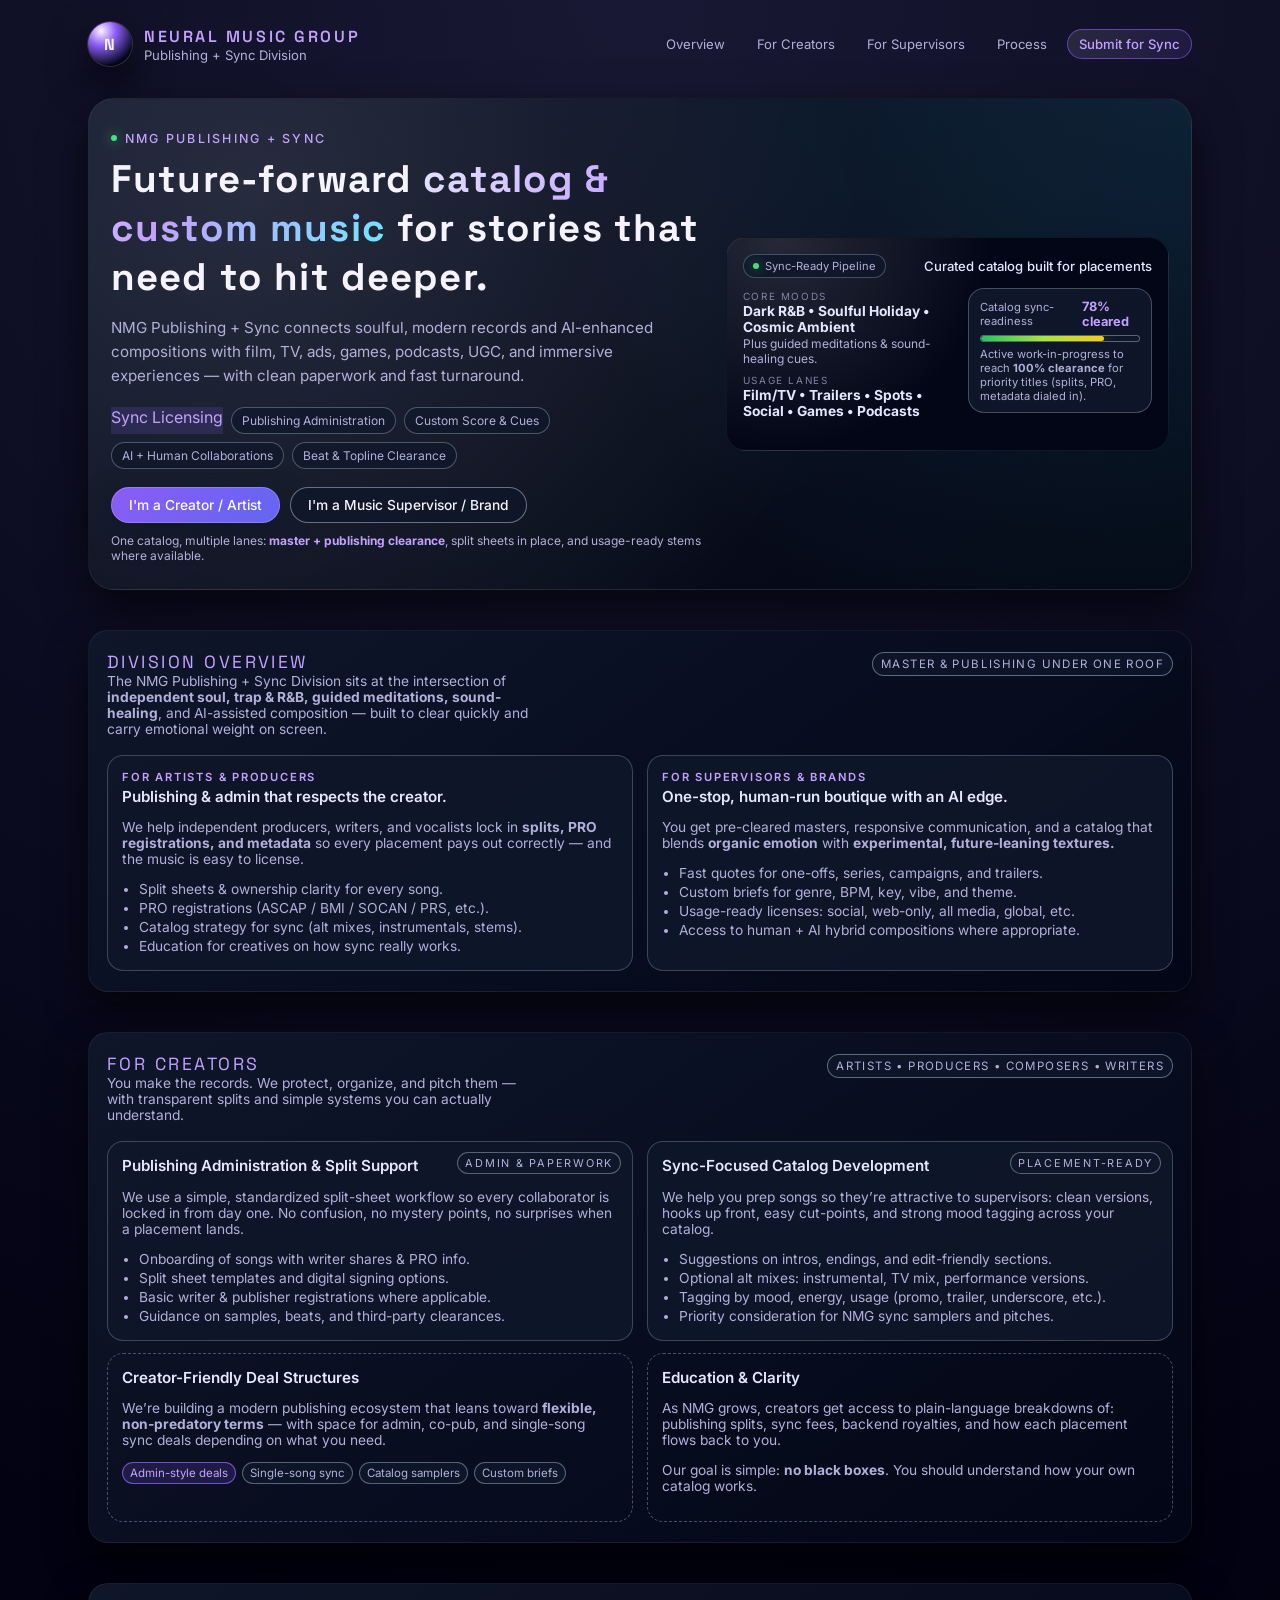
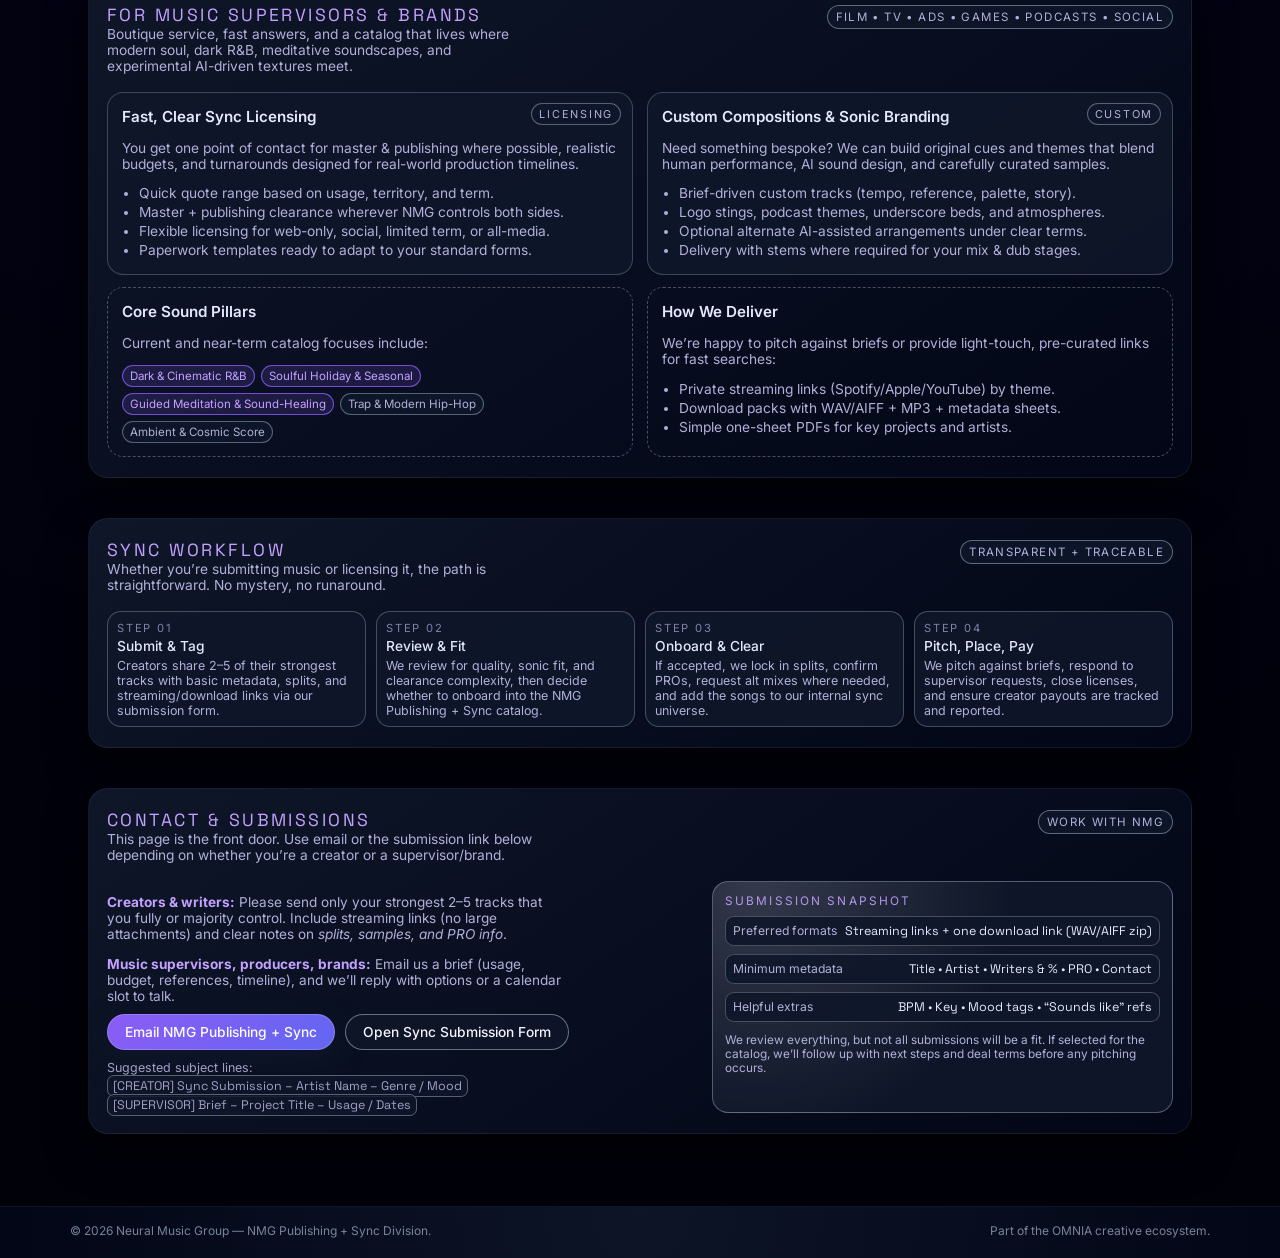
<file: publishing-sync.html>
<!DOCTYPE html>
<html lang="en">
<head>
  <meta charset="UTF-8" />
  <title>NMG Publishing + Sync Division | Neural Music Group</title>
  <meta name="viewport" content="width=device-width, initial-scale=1" />
  <meta name="description" content="NMG Publishing + Sync is the licensing, publishing, and custom music division of Neural Music Group, connecting future-forward sound with film, TV, brands, games, and creators." />
  <!-- Optional: match main NMG site fonts -->
  <link href="https://fonts.googleapis.com/css2?family=Inter:wght@300;400;500;600;700&family=Space+Grotesk:wght@400;600;700&display=swap" rel="stylesheet" />

  <style>
    :root {
      --bg: #030312;
      --bg-soft: #0b0b1f;
      --bg-card: #111127;
      --accent: #8b5cf6;
      --accent-soft: rgba(139, 92, 246, 0.16);
      --accent-strong: #c4a1ff;
      --text-main: #f5f3ff;
      --text-soft: #b2b0d9;
      --border-subtle: rgba(255, 255, 255, 0.06);
      --danger: #f97373;
      --success: #4ade80;
      --shadow-soft: 0 18px 45px rgba(0, 0, 0, 0.65);
      --radius-lg: 20px;
      --radius-xl: 26px;
      --transition-fast: 0.18s ease-out;
    }

    * {
      box-sizing: border-box;
    }

    html, body {
      margin: 0;
      padding: 0;
      background: radial-gradient(circle at top, #191834 0, #020212 55%, #010109 100%);
      font-family: "Inter", system-ui, -apple-system, BlinkMacSystemFont, "Segoe UI", sans-serif;
      color: var(--text-main);
      -webkit-font-smoothing: antialiased;
    }

    body {
      min-height: 100vh;
      display: flex;
      flex-direction: column;
    }

    .page {
      max-width: 1140px;
      margin: 0 auto;
      padding: 22px 18px 72px;
    }

    header {
      display: flex;
      align-items: center;
      justify-content: space-between;
      gap: 18px;
      margin-bottom: 32px;
    }

    .brand {
      display: flex;
      align-items: center;
      gap: 12px;
    }

    .brand-logo {
      width: 44px;
      height: 44px;
      border-radius: 999px;
      background: radial-gradient(circle at 30% 20%, #fdf2ff 0, #8b5cf6 32%, #020617 76%);
      box-shadow: 0 0 0 1px rgba(255, 255, 255, 0.15), 0 18px 40px rgba(0, 0, 0, 0.75);
      display: inline-flex;
      align-items: center;
      justify-content: center;
      overflow: hidden;
    }

    /* If you want to use your GitHub logo, replace the inner span with:
       <img src="https://raw.githubusercontent.com/neuralmusicgrp/nmg-assets/main/logo.png" alt="Neural Music Group logo" class="brand-img" />
    */
    .brand-logo span {
      font-family: "Space Grotesk", system-ui, sans-serif;
      font-weight: 700;
      letter-spacing: 0.06em;
      font-size: 1rem;
    }

    .brand-img {
      width: 100%;
      height: 100%;
      object-fit: cover;
      display: block;
    }

    .brand-text-title {
      font-family: "Space Grotesk", system-ui, sans-serif;
      font-weight: 600;
      font-size: 1rem;
      letter-spacing: 0.16em;
      text-transform: uppercase;
      color: var(--accent-strong);
    }

    .brand-text-sub {
      font-size: 0.82rem;
      color: var(--text-soft);
    }

    nav {
      display: flex;
      align-items: center;
      gap: 8px;
      flex-wrap: wrap;
      justify-content: flex-end;
    }

    nav a {
      font-size: 0.82rem;
      padding: 6px 11px;
      border-radius: 999px;
      text-decoration: none;
      color: var(--text-soft);
      border: 1px solid transparent;
      background: transparent;
      transition: background var(--transition-fast), color var(--transition-fast), border-color var(--transition-fast), transform var(--transition-fast);
    }

    nav a:hover {
      background: rgba(17, 24, 39, 0.9);
      border-color: rgba(148, 163, 184, 0.4);
      color: var(--text-main);
      transform: translateY(-1px);
    }

    nav a.nav-cta {
      border-color: rgba(139, 92, 246, 0.6);
      background: radial-gradient(circle at top left, rgba(244, 244, 255, 0.1), rgba(139, 92, 246, 0.12));
      color: var(--accent-strong);
      font-weight: 500;
    }

    nav a.nav-cta:hover {
      background: linear-gradient(135deg, rgba(139, 92, 246, 0.3), rgba(56, 189, 248, 0.12));
      border-color: var(--accent);
    }

    main {
      display: flex;
      flex-direction: column;
      gap: 40px;
    }

    .hero {
      border-radius: var(--radius-xl);
      padding: 26px 22px 26px;
      background:
        radial-gradient(circle at top right, rgba(56, 189, 248, 0.12) 0, transparent 52%),
        radial-gradient(circle at 15% 20%, rgba(244, 244, 255, 0.11) 0, transparent 60%),
        linear-gradient(145deg, rgba(15, 23, 42, 0.9), rgba(3, 7, 18, 0.96));
      border: 1px solid var(--border-subtle);
      box-shadow: var(--shadow-soft);
      display: grid;
      grid-template-columns: minmax(0, 1.6fr) minmax(0, 1.2fr);
      gap: 24px;
      align-items: center;
    }

    .hero-kicker {
      font-size: 0.78rem;
      font-weight: 500;
      letter-spacing: 0.18em;
      text-transform: uppercase;
      color: var(--accent-strong);
      display: inline-flex;
      align-items: center;
      gap: 8px;
      margin-bottom: 8px;
    }

    .pill-dot {
      width: 6px;
      height: 6px;
      border-radius: 999px;
      background: var(--success);
      box-shadow: 0 0 12px rgba(74, 222, 128, 0.75);
    }

    .hero h1 {
      margin: 0 0 10px;
      font-family: "Space Grotesk", system-ui, sans-serif;
      font-weight: 700;
      font-size: clamp(1.95rem, 3vw, 2.4rem);
      letter-spacing: 0.03em;
    }

    .hero h1 span {
      background: linear-gradient(135deg, #e5e7ff, #c4a1ff, #6ee7ff);
      -webkit-background-clip: text;
      background-clip: text;
      color: transparent;
    }

    .hero-sub {
      font-size: 0.95rem;
      color: var(--text-soft);
      max-width: 34rem;
      line-height: 1.6;
      margin-bottom: 18px;
    }

    .hero-tags {
      display: flex;
      flex-wrap: wrap;
      gap: 8px;
      margin-bottom: 18px;
    }

    .tag {
      font-size: 0.75rem;
      padding: 5px 10px;
      border-radius: 999px;
      border: 1px solid rgba(148, 163, 184, 0.45);
      color: var(--text-soft);
      background: rgba(15, 23, 42, 0.7);
    }

    .tag-accent {
      border-color: rgba(139, 92, 246, 0.7);
      background: var(--accent-soft);
      color: var(--accent-strong);
    }

    .hero-actions {
      display: flex;
      flex-wrap: wrap;
      gap: 10px;
      align-items: center;
      margin-bottom: 10px;
    }

    .btn {
      display: inline-flex;
      align-items: center;
      justify-content: center;
      gap: 8px;
      padding: 9px 17px;
      border-radius: 999px;
      border: 1px solid transparent;
      font-size: 0.86rem;
      font-weight: 500;
      text-decoration: none;
      cursor: pointer;
      transition: background var(--transition-fast), color var(--transition-fast), border-color var(--transition-fast), box-shadow var(--transition-fast), transform var(--transition-fast);
      white-space: nowrap;
    }

    .btn-primary {
      background: linear-gradient(135deg, #8b5cf6, #6366f1);
      border-color: rgba(226, 232, 255, 0.22);
      color: #fdfcff;
      box-shadow: 0 10px 28px rgba(15, 23, 42, 0.9);
    }

    .btn-primary:hover {
      background: linear-gradient(135deg, #a855f7, #0ea5e9);
      box-shadow: 0 14px 34px rgba(15, 23, 42, 0.9);
      transform: translateY(-1px);
    }

    .btn-outline {
      border-color: rgba(148, 163, 184, 0.65);
      background: rgba(15, 23, 42, 0.8);
      color: var(--text-main);
    }

    .btn-outline:hover {
      border-color: rgba(148, 163, 184, 1);
      background: rgba(15, 23, 42, 1);
      transform: translateY(-1px);
    }

    .btn span.label-sub {
      font-size: 0.72rem;
      opacity: 0.8;
    }

    .hero-footnote {
      font-size: 0.75rem;
      color: var(--text-soft);
    }

    .hero-footnote strong {
      color: var(--accent-strong);
    }

    .hero-panel {
      border-radius: var(--radius-lg);
      background: radial-gradient(circle at 12% 0%, rgba(248, 250, 252, 0.14) 0, transparent 48%), #020617;
      border: 1px solid var(--border-subtle);
      padding: 16px 16px 14px;
      position: relative;
      overflow: hidden;
      min-height: 214px;
    }

    .hero-panel-header {
      display: flex;
      align-items: center;
      justify-content: space-between;
      margin-bottom: 10px;
      gap: 10px;
    }

    .hero-pill {
      font-size: 0.7rem;
      padding: 4px 9px;
      border-radius: 999px;
      border: 1px solid rgba(148, 163, 184, 0.4);
      display: inline-flex;
      align-items: center;
      gap: 6px;
      color: var(--text-soft);
      background: rgba(15, 23, 42, 0.85);
    }

    .hero-panel-title {
      font-size: 0.82rem;
      font-weight: 500;
      color: #e5e7ff;
      margin: 0;
    }

    .hero-panel-body {
      display: grid;
      grid-template-columns: minmax(0, 1.35fr) minmax(0, 1.15fr);
      gap: 10px;
      align-items: flex-start;
    }

    .hero-kpi-list {
      font-size: 0.75rem;
      color: var(--text-soft);
      display: flex;
      flex-direction: column;
      gap: 6px;
    }

    .hero-kpi-list strong {
      display: block;
      font-size: 0.86rem;
      color: #e5e7ff;
      margin-bottom: 1px;
    }

    .hero-kpi-list span.kpi-label {
      text-transform: uppercase;
      letter-spacing: 0.16em;
      font-size: 0.62rem;
      opacity: 0.7;
    }

    .hero-meter-card {
      border-radius: 16px;
      background: linear-gradient(145deg, rgba(15, 23, 42, 0.96), rgba(15, 23, 42, 0.92));
      padding: 10px 11px 9px;
      border: 1px solid rgba(148, 163, 184, 0.4);
      font-size: 0.75rem;
    }

    .meter-label-row {
      display: flex;
      justify-content: space-between;
      align-items: baseline;
      margin-bottom: 6px;
      gap: 8px;
    }

    .meter-label-row span {
      font-size: 0.7rem;
      color: var(--text-soft);
    }

    .meter-label-row strong {
      font-size: 0.8rem;
      color: var(--accent-strong);
    }

    .meter-track {
      height: 7px;
      border-radius: 999px;
      background: rgba(15, 23, 42, 0.9);
      border: 1px solid rgba(148, 163, 184, 0.55);
      overflow: hidden;
      position: relative;
    }

    .meter-fill {
      height: 100%;
      width: 78%;
      border-radius: inherit;
      background: linear-gradient(90deg, #22c55e, #a3e635, #facc15);
      box-shadow: 0 0 16px rgba(132, 204, 22, 0.7);
    }

    .meter-caption {
      font-size: 0.7rem;
      color: var(--text-soft);
      margin-top: 5px;
    }

    .section {
      border-radius: var(--radius-lg);
      border: 1px solid var(--border-subtle);
      background: linear-gradient(145deg, rgba(15, 23, 42, 0.96), rgba(2, 6, 23, 0.98));
      padding: 20px 18px 20px;
      box-shadow: 0 18px 40px rgba(0, 0, 0, 0.65);
    }

    .section-header {
      display: flex;
      flex-wrap: wrap;
      align-items: baseline;
      justify-content: space-between;
      gap: 10px;
      margin-bottom: 18px;
    }

    .section-title {
      font-family: "Space Grotesk", system-ui, sans-serif;
      font-size: 1.1rem;
      letter-spacing: 0.14em;
      text-transform: uppercase;
      color: var(--accent-strong);
    }

    .section-heading-sub {
      color: var(--text-soft);
      font-size: 0.86rem;
      max-width: 430px;
    }

    .badge-subtle {
      font-size: 0.72rem;
      padding: 4px 8px;
      border-radius: 999px;
      border: 1px solid rgba(148, 163, 184, 0.6);
      color: var(--text-soft);
      background: rgba(15, 23, 42, 0.85);
      text-transform: uppercase;
      letter-spacing: 0.12em;
    }

    .grid-two {
      display: grid;
      grid-template-columns: minmax(0, 1fr) minmax(0, 1fr);
      gap: 14px;
    }

    .card {
      border-radius: 16px;
      border: 1px solid rgba(148, 163, 184, 0.35);
      background: rgba(15, 23, 42, 0.9);
      padding: 14px 14px 13px;
      font-size: 0.86rem;
      color: var(--text-soft);
      position: relative;
      overflow: hidden;
    }

    .card h3 {
      margin: 0 0 8px;
      font-size: 0.95rem;
      color: #e5e7ff;
      font-weight: 600;
    }

    .card h3 span {
      font-size: 0.7rem;
      text-transform: uppercase;
      letter-spacing: 0.16em;
      color: var(--accent-strong);
      display: block;
      margin-bottom: 3px;
    }

    .card ul {
      margin: 8px 0 0;
      padding-left: 17px;
      list-style-type: disc;
    }

    .card li {
      margin-bottom: 3px;
    }

    .card-pill {
      position: absolute;
      top: 10px;
      right: 11px;
      font-size: 0.68rem;
      padding: 3px 7px;
      border-radius: 999px;
      border: 1px solid rgba(148, 163, 184, 0.55);
      background: rgba(15, 23, 42, 0.95);
      color: var(--text-soft);
      text-transform: uppercase;
      letter-spacing: 0.16em;
    }

    .card-ghost {
      background: transparent;
      border-style: dashed;
      border-color: rgba(148, 163, 184, 0.45);
    }

    .pill-row {
      display: flex;
      flex-wrap: wrap;
      gap: 6px;
      margin-top: 8px;
      font-size: 0.72rem;
    }

    .pill-row span {
      padding: 3px 7px;
      border-radius: 999px;
      border: 1px solid rgba(148, 163, 184, 0.55);
      background: rgba(15, 23, 42, 0.9);
    }

    .pill-row span.filled {
      border-color: rgba(139, 92, 246, 0.8);
      background: var(--accent-soft);
      color: var(--accent-strong);
    }

    .process-list {
      display: grid;
      grid-template-columns: repeat(4, minmax(0, 1fr));
      gap: 10px;
      font-size: 0.78rem;
    }

    .step {
      border-radius: 14px;
      border: 1px solid rgba(148, 163, 184, 0.4);
      background: rgba(15, 23, 42, 0.9);
      padding: 9px 9px 8px;
      position: relative;
    }

    .step-index {
      font-size: 0.7rem;
      opacity: 0.7;
      text-transform: uppercase;
      letter-spacing: 0.16em;
      color: var(--text-soft);
      margin-bottom: 3px;
    }

    .step-title {
      font-size: 0.86rem;
      color: #e5e7ff;
      margin-bottom: 4px;
      font-weight: 500;
    }

    .step p {
      margin: 0;
      color: var(--text-soft);
    }

    .step:after {
      content: "";
      position: absolute;
      inset: 0;
      border-radius: inherit;
      background: radial-gradient(circle at top right, rgba(139, 92, 246, 0.2), transparent 52%);
      opacity: 0;
      pointer-events: none;
      transition: opacity var(--transition-fast);
    }

    .step:hover:after {
      opacity: 1;
    }

    .contact-grid {
      display: grid;
      grid-template-columns: minmax(0, 1.4fr) minmax(0, 1.1fr);
      gap: 18px;
    }

    .contact-note {
      font-size: 0.85rem;
      color: var(--text-soft);
      margin-bottom: 10px;
      max-width: 460px;
    }

    .contact-note strong {
      color: var(--accent-strong);
    }

    .contact-meta {
      font-size: 0.78rem;
      color: var(--text-soft);
      display: flex;
      flex-direction: column;
      gap: 3px;
      margin-top: 5px;
    }

    .contact-meta span {
      opacity: 0.9;
    }

    .contact-meta code {
      font-family: "Space Grotesk", monospace;
      font-size: 0.78rem;
      background: rgba(15, 23, 42, 0.9);
      padding: 2px 5px;
      border-radius: 7px;
      border: 1px solid rgba(148, 163, 184, 0.6);
    }

    .contact-card {
      border-radius: 16px;
      border: 1px solid rgba(148, 163, 184, 0.5);
      background: radial-gradient(circle at 10% 0%, rgba(250, 250, 255, 0.16) 0, transparent 54%), rgba(15, 23, 42, 0.95);
      padding: 12px 12px 11px;
      font-size: 0.8rem;
      display: flex;
      flex-direction: column;
      gap: 8px;
    }

    .contact-label {
      font-size: 0.74rem;
      text-transform: uppercase;
      letter-spacing: 0.18em;
      color: var(--accent-strong);
      opacity: 0.9;
    }

    .contact-field {
      display: flex;
      justify-content: space-between;
      align-items: baseline;
      gap: 7px;
      border-radius: 9px;
      background: rgba(15, 23, 42, 0.9);
      padding: 6px 7px;
      border: 1px solid rgba(148, 163, 184, 0.4);
    }

    .contact-field span.label {
      color: var(--text-soft);
      font-size: 0.76rem;
    }

    .contact-field span.value {
      font-family: "Space Grotesk", monospace;
      font-size: 0.78rem;
      color: #e5e7ff;
      word-break: break-all;
    }

    .contact-foot {
      font-size: 0.74rem;
      color: var(--text-soft);
      margin-top: 3px;
    }

    footer {
      margin-top: auto;
      border-top: 1px solid rgba(15, 23, 42, 0.9);
      padding: 16px 18px 20px;
      font-size: 0.75rem;
      color: rgba(148, 163, 184, 0.8);
      background: radial-gradient(circle at top, rgba(15, 23, 42, 0.9), rgba(2, 6, 23, 0.97));
    }

    footer .footer-inner {
      max-width: 1140px;
      margin: 0 auto;
      display: flex;
      flex-wrap: wrap;
      gap: 8px;
      justify-content: space-between;
      align-items: center;
    }

    footer a {
      color: rgba(148, 163, 184, 0.95);
      text-decoration: none;
    }

    footer a:hover {
      color: var(--accent-strong);
    }

    @media (max-width: 880px) {
      .hero {
        grid-template-columns: minmax(0, 1fr);
      }

      .hero-panel {
        order: -1;
      }

      .grid-two {
        grid-template-columns: minmax(0, 1fr);
      }

      .process-list {
        grid-template-columns: repeat(2, minmax(0, 1fr));
      }

      .contact-grid {
        grid-template-columns: minmax(0, 1fr);
      }
    }

    @media (max-width: 640px) {
      header {
        flex-direction: column;
        align-items: flex-start;
      }

      nav {
        justify-content: flex-start;
      }

      .hero {
        padding: 20px 16px 18px;
      }

      .section {
        padding: 18px 14px 16px;
      }

      .process-list {
        grid-template-columns: minmax(0, 1fr);
      }
    }
  </style>
</head>
<body>
  <div class="page">
    <header>
      <div class="brand">
        <div class="brand-logo" aria-hidden="true">
          <span>N</span>
          <!-- Or use your GitHub logo:
          <img src="https://raw.githubusercontent.com/neuralmusicgrp/nmg-assets/main/logo.png" alt="Neural Music Group logo" class="brand-img" />
          -->
        </div>
        <div>
          <div class="brand-text-title">Neural Music Group</div>
          <div class="brand-text-sub">Publishing + Sync Division</div>
        </div>
      </div>
      <nav>
        <a href="#overview">Overview</a>
        <a href="#creators">For Creators</a>
        <a href="#supervisors">For Supervisors</a>
        <a href="#process">Process</a>
        <a href="#contact" class="nav-cta">Submit for Sync</a>
      </nav>
    </header>

    <main>
      <!-- HERO -->
      <section class="hero" id="top">
        <div>
          <div class="hero-kicker">
            <span class="pill-dot"></span>
            NMG Publishing + Sync
          </div>
          <h1>
            Future-forward <span>catalog & custom music</span> for stories that need to hit deeper.
          </h1>
          <p class="hero-sub">
            NMG Publishing + Sync connects soulful, modern records and AI-enhanced compositions
            with film, TV, ads, games, podcasts, UGC, and immersive experiences — with
            clean paperwork and fast turnaround.
          </p>
          <div class="hero-tags">
            <span class="tag-accent">Sync Licensing</span>
            <span class="tag">Publishing Administration</span>
            <span class="tag">Custom Score & Cues</span>
            <span class="tag">AI + Human Collaborations</span>
            <span class="tag">Beat & Topline Clearance</span>
          </div>
          <div class="hero-actions">
            <a href="#creators" class="btn btn-primary">
              <span>I'm a Creator / Artist</span>
            </a>
            <a href="#supervisors" class="btn btn-outline">
              <span>I'm a Music Supervisor / Brand</span>
            </a>
          </div>
          <div class="hero-footnote">
            One catalog, multiple lanes: <strong>master + publishing clearance</strong>, split sheets in place,
            and usage-ready stems where available.
          </div>
        </div>

        <aside class="hero-panel" aria-label="NMG sync snapshot">
          <div class="hero-panel-header">
            <div class="hero-pill">
              <span class="pill-dot"></span>
              Sync-Ready Pipeline
            </div>
            <p class="hero-panel-title">Curated catalog built for placements</p>
          </div>
          <div class="hero-panel-body">
            <div class="hero-kpi-list">
              <div>
                <span class="kpi-label">Core moods</span>
                <strong>Dark R&amp;B • Soulful Holiday • Cosmic Ambient</strong>
                <span>Plus guided meditations &amp; sound-healing cues.</span>
              </div>
              <div>
                <span class="kpi-label">Usage lanes</span>
                <strong>Film/TV • Trailers • Spots • Social • Games • Podcasts</strong>
              </div>
            </div>
            <div class="hero-meter-card">
              <div class="meter-label-row">
                <span>Catalog sync-readiness</span>
                <strong>78% cleared</strong>
              </div>
              <div class="meter-track">
                <div class="meter-fill"></div>
              </div>
              <div class="meter-caption">
                Active work-in-progress to reach <strong>100% clearance</strong> for priority titles (splits, PRO, metadata dialed in).
              </div>
            </div>
          </div>
        </aside>
      </section>

      <!-- OVERVIEW -->
      <section class="section" id="overview">
        <div class="section-header">
          <div>
            <div class="section-title">Division Overview</div>
            <div class="section-heading-sub">
              The NMG Publishing + Sync Division sits at the intersection of
              <strong>independent soul, trap & R&amp;B, guided meditations, sound-healing</strong>,
              and AI-assisted composition — built to clear quickly and carry emotional weight on screen.
            </div>
          </div>
          <div class="badge-subtle">Master &amp; Publishing Under One Roof</div>
        </div>

        <div class="grid-two">
          <article class="card">
            <h3>
              <span>For Artists &amp; Producers</span>
              Publishing &amp; admin that respects the creator.
            </h3>
            <p>
              We help independent producers, writers, and vocalists lock in
              <strong>splits, PRO registrations, and metadata</strong> so every placement
              pays out correctly — and the music is easy to license.
            </p>
            <ul>
              <li>Split sheets &amp; ownership clarity for every song.</li>
              <li>PRO registrations (ASCAP / BMI / SOCAN / PRS, etc.).</li>
              <li>Catalog strategy for sync (alt mixes, instrumentals, stems).</li>
              <li>Education for creatives on how sync really works.</li>
            </ul>
          </article>

          <article class="card">
            <h3>
              <span>For Supervisors &amp; Brands</span>
              One-stop, human-run boutique with an AI edge.
            </h3>
            <p>
              You get pre-cleared masters, responsive communication, and
              a catalog that blends <strong>organic emotion</strong> with
              <strong>experimental, future-leaning textures.</strong>
            </p>
            <ul>
              <li>Fast quotes for one-offs, series, campaigns, and trailers.</li>
              <li>Custom briefs for genre, BPM, key, vibe, and theme.</li>
              <li>Usage-ready licenses: social, web-only, all media, global, etc.</li>
              <li>Access to human + AI hybrid compositions where appropriate.</li>
            </ul>
          </article>
        </div>
      </section>

      <!-- FOR CREATORS -->
      <section class="section" id="creators">
        <div class="section-header">
          <div>
            <div class="section-title">For Creators</div>
            <div class="section-heading-sub">
              You make the records. We protect, organize, and pitch them — with transparent splits and
              simple systems you can actually understand.
            </div>
          </div>
          <div class="badge-subtle">Artists • Producers • Composers • Writers</div>
        </div>

        <div class="grid-two">
          <article class="card">
            <div class="card-pill">Admin &amp; Paperwork</div>
            <h3>Publishing Administration &amp; Split Support</h3>
            <p>
              We use a simple, standardized split-sheet workflow so every collaborator is locked in from
              day one. No confusion, no mystery points, no surprises when a placement lands.
            </p>
            <ul>
              <li>Onboarding of songs with writer shares &amp; PRO info.</li>
              <li>Split sheet templates and digital signing options.</li>
              <li>Basic writer &amp; publisher registrations where applicable.</li>
              <li>Guidance on samples, beats, and third-party clearances.</li>
            </ul>
          </article>

          <article class="card">
            <div class="card-pill">Placement-Ready</div>
            <h3>Sync-Focused Catalog Development</h3>
            <p>
              We help you prep songs so they’re attractive to supervisors:
              clean versions, hooks up front, easy cut-points, and strong mood tagging
              across your catalog.
            </p>
            <ul>
              <li>Suggestions on intros, endings, and edit-friendly sections.</li>
              <li>Optional alt mixes: instrumental, TV mix, performance versions.</li>
              <li>Tagging by mood, energy, usage (promo, trailer, underscore, etc.).</li>
              <li>Priority consideration for NMG sync samplers and pitches.</li>
            </ul>
          </article>
        </div>

        <div class="grid-two" style="margin-top: 12px;">
          <article class="card card-ghost">
            <h3>Creator-Friendly Deal Structures</h3>
            <p>
              We’re building a modern publishing ecosystem that leans toward
              <strong>flexible, non-predatory terms</strong> — with space for admin, co-pub,
              and single-song sync deals depending on what you need.
            </p>
            <div class="pill-row">
              <span class="filled">Admin-style deals</span>
              <span>Single-song sync</span>
              <span>Catalog samplers</span>
              <span>Custom briefs</span>
            </div>
          </article>

          <article class="card card-ghost">
            <h3>Education &amp; Clarity</h3>
            <p>
              As NMG grows, creators get access to plain-language breakdowns of:
              publishing splits, sync fees, backend royalties, and how each placement
              flows back to you.
            </p>
            <p style="margin-top: 6px;">
              Our goal is simple: <strong>no black boxes</strong>. You should understand how your own catalog works.
            </p>
          </article>
        </div>
      </section>

      <!-- FOR SUPERVISORS / BRANDS -->
      <section class="section" id="supervisors">
        <div class="section-header">
          <div>
            <div class="section-title">For Music Supervisors &amp; Brands</div>
            <div class="section-heading-sub">
              Boutique service, fast answers, and a catalog that lives where modern soul, dark R&amp;B,
              meditative soundscapes, and experimental AI-driven textures meet.
            </div>
          </div>
          <div class="badge-subtle">Film • TV • Ads • Games • Podcasts • Social</div>
        </div>

        <div class="grid-two">
          <article class="card">
            <div class="card-pill">Licensing</div>
            <h3>Fast, Clear Sync Licensing</h3>
            <p>
              You get one point of contact for master &amp; publishing where possible,
              realistic budgets, and turnarounds designed for real-world production timelines.
            </p>
            <ul>
              <li>Quick quote range based on usage, territory, and term.</li>
              <li>Master + publishing clearance wherever NMG controls both sides.</li>
              <li>Flexible licensing for web-only, social, limited term, or all-media.</li>
              <li>Paperwork templates ready to adapt to your standard forms.</li>
            </ul>
          </article>

          <article class="card">
            <div class="card-pill">Custom</div>
            <h3>Custom Compositions &amp; Sonic Branding</h3>
            <p>
              Need something bespoke? We can build original cues and themes that blend
              human performance, AI sound design, and carefully curated samples.
            </p>
            <ul>
              <li>Brief-driven custom tracks (tempo, reference, palette, story).</li>
              <li>Logo stings, podcast themes, underscore beds, and atmospheres.</li>
              <li>Optional alternate AI-assisted arrangements under clear terms.</li>
              <li>Delivery with stems where required for your mix &amp; dub stages.</li>
            </ul>
          </article>
        </div>

        <div class="grid-two" style="margin-top: 12px;">
          <article class="card card-ghost">
            <h3>Core Sound Pillars</h3>
            <p>
              Current and near-term catalog focuses include:
            </p>
            <div class="pill-row">
              <span class="filled">Dark &amp; Cinematic R&amp;B</span>
              <span class="filled">Soulful Holiday &amp; Seasonal</span>
              <span class="filled">Guided Meditation &amp; Sound-Healing</span>
              <span>Trap &amp; Modern Hip-Hop</span>
              <span>Ambient &amp; Cosmic Score</span>
            </div>
          </article>

          <article class="card card-ghost">
            <h3>How We Deliver</h3>
            <p>
              We’re happy to pitch against briefs or provide light-touch, pre-curated links for fast searches:
            </p>
            <ul>
              <li>Private streaming links (Spotify/Apple/YouTube) by theme.</li>
              <li>Download packs with WAV/AIFF + MP3 + metadata sheets.</li>
              <li>Simple one-sheet PDFs for key projects and artists.</li>
            </ul>
          </article>
        </div>
      </section>

      <!-- PROCESS -->
      <section class="section" id="process">
        <div class="section-header">
          <div>
            <div class="section-title">Sync Workflow</div>
            <div class="section-heading-sub">
              Whether you’re submitting music or licensing it, the path is straightforward. No mystery, no runaround.
            </div>
          </div>
          <div class="badge-subtle">Transparent + Traceable</div>
        </div>

        <div class="process-list">
          <article class="step">
            <div class="step-index">Step 01</div>
            <div class="step-title">Submit &amp; Tag</div>
            <p>
              Creators share 2–5 of their strongest tracks with basic metadata,
              splits, and streaming/download links via our submission form.
            </p>
          </article>
          <article class="step">
            <div class="step-index">Step 02</div>
            <div class="step-title">Review &amp; Fit</div>
            <p>
              We review for quality, sonic fit, and clearance complexity, then decide
              whether to onboard into the NMG Publishing + Sync catalog.
            </p>
          </article>
          <article class="step">
            <div class="step-index">Step 03</div>
            <div class="step-title">Onboard &amp; Clear</div>
            <p>
              If accepted, we lock in splits, confirm PROs, request alt mixes where needed,
              and add the songs to our internal sync universe.
            </p>
          </article>
          <article class="step">
            <div class="step-index">Step 04</div>
            <div class="step-title">Pitch, Place, Pay</div>
            <p>
              We pitch against briefs, respond to supervisor requests, close licenses,
              and ensure creator payouts are tracked and reported.
            </p>
          </article>
        </div>
      </section>

      <!-- CONTACT / SUBMISSION -->
      <section class="section" id="contact">
        <div class="section-header">
          <div>
            <div class="section-title">Contact &amp; Submissions</div>
            <div class="section-heading-sub">
              This page is the front door. Use email or the submission link below depending on
              whether you’re a creator or a supervisor/brand.
            </div>
          </div>
          <div class="badge-subtle">Work With NMG</div>
        </div>

        <div class="contact-grid">
          <div>
            <p class="contact-note">
              <strong>Creators &amp; writers:</strong> Please send only your strongest 2–5 tracks that you fully or majority control.
              Include streaming links (no large attachments) and clear notes on <em>splits, samples, and PRO info</em>.
            </p>
            <p class="contact-note">
              <strong>Music supervisors, producers, brands:</strong> Email us a brief (usage, budget, references, timeline),
              and we’ll reply with options or a calendar slot to talk.
            </p>
            <div class="hero-actions" style="margin-top: 6px;">
              <!-- Replace mailto with your real sync email -->
              <a href="mailto:sync@neuralmusicgrp.com?subject=NMG%20Publishing%20%2B%20Sync%20Inquiry" class="btn btn-primary">
                Email NMG Publishing + Sync
              </a>
              <!-- Replace # with your real form link (e.g., Google Form / Typeform / Notion) -->
              <a href="https://example.com/nmg-sync-submissions" class="btn btn-outline" target="_blank" rel="noopener">
                Open Sync Submission Form
              </a>
            </div>
            <div class="contact-meta">
              <span>Suggested subject lines:</span>
              <span><code>[CREATOR] Sync Submission – Artist Name – Genre / Mood</code></span>
              <span><code>[SUPERVISOR] Brief – Project Title – Usage / Dates</code></span>
            </div>
          </div>

          <aside class="contact-card" aria-label="Submission quick reference">
            <div class="contact-label">Submission Snapshot</div>

            <div class="contact-field">
              <span class="label">Preferred formats</span>
              <span class="value">Streaming links + one download link (WAV/AIFF zip)</span>
            </div>

            <div class="contact-field">
              <span class="label">Minimum metadata</span>
              <span class="value">Title • Artist • Writers &amp; % • PRO • Contact</span>
            </div>

            <div class="contact-field">
              <span class="label">Helpful extras</span>
              <span class="value">BPM • Key • Mood tags • “Sounds like” refs</span>
            </div>

            <p class="contact-foot">
              We review everything, but not all submissions will be a fit. If selected for the catalog,
              we’ll follow up with next steps and deal terms before any pitching occurs.
            </p>
          </aside>
        </div>
      </section>
    </main>
  </div>

  <footer>
    <div class="footer-inner">
      <span>© <span id="year"></span> Neural Music Group — NMG Publishing + Sync Division.</span>
      <span>Part of the OMNIA creative ecosystem.</span>
    </div>
  </footer>

  <script>
    // Set current year in footer
    document.getElementById("year").textContent = new Date().getFullYear();
  </script>
</body>
</html>
</file>
